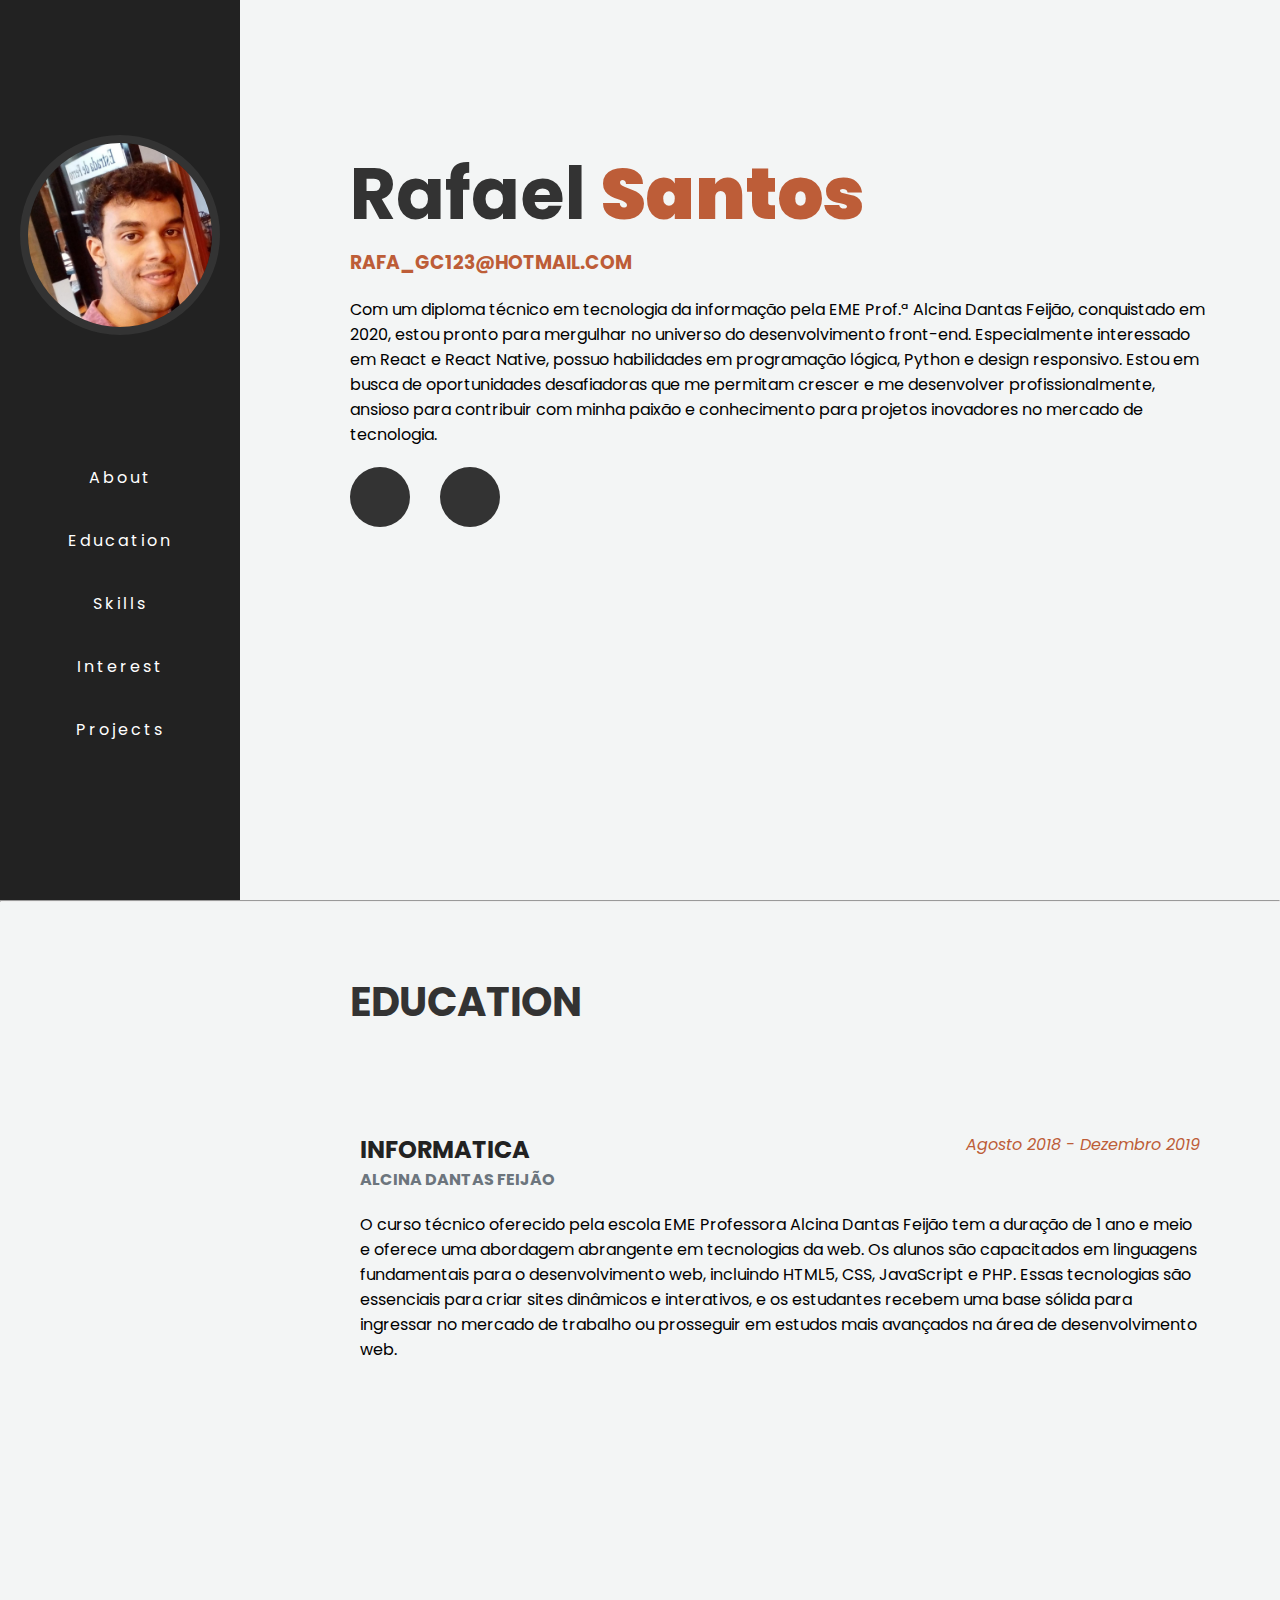
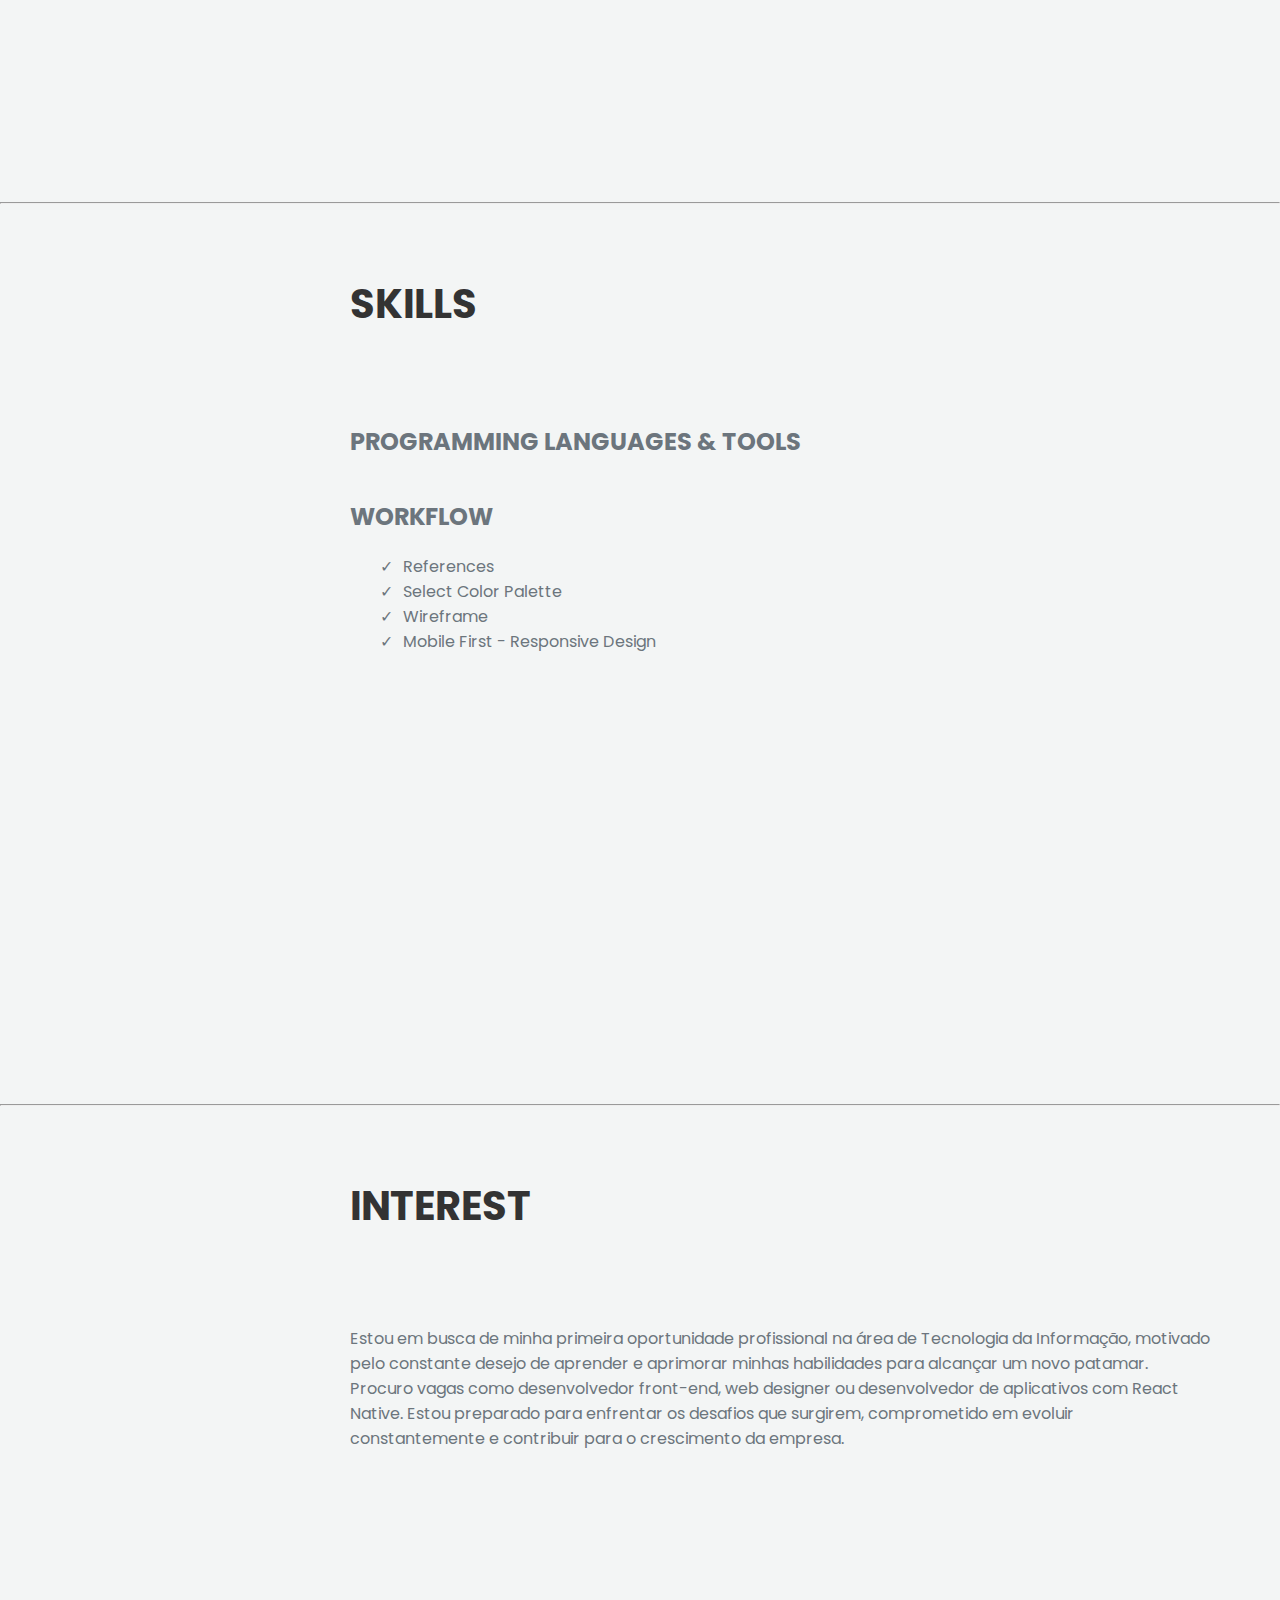
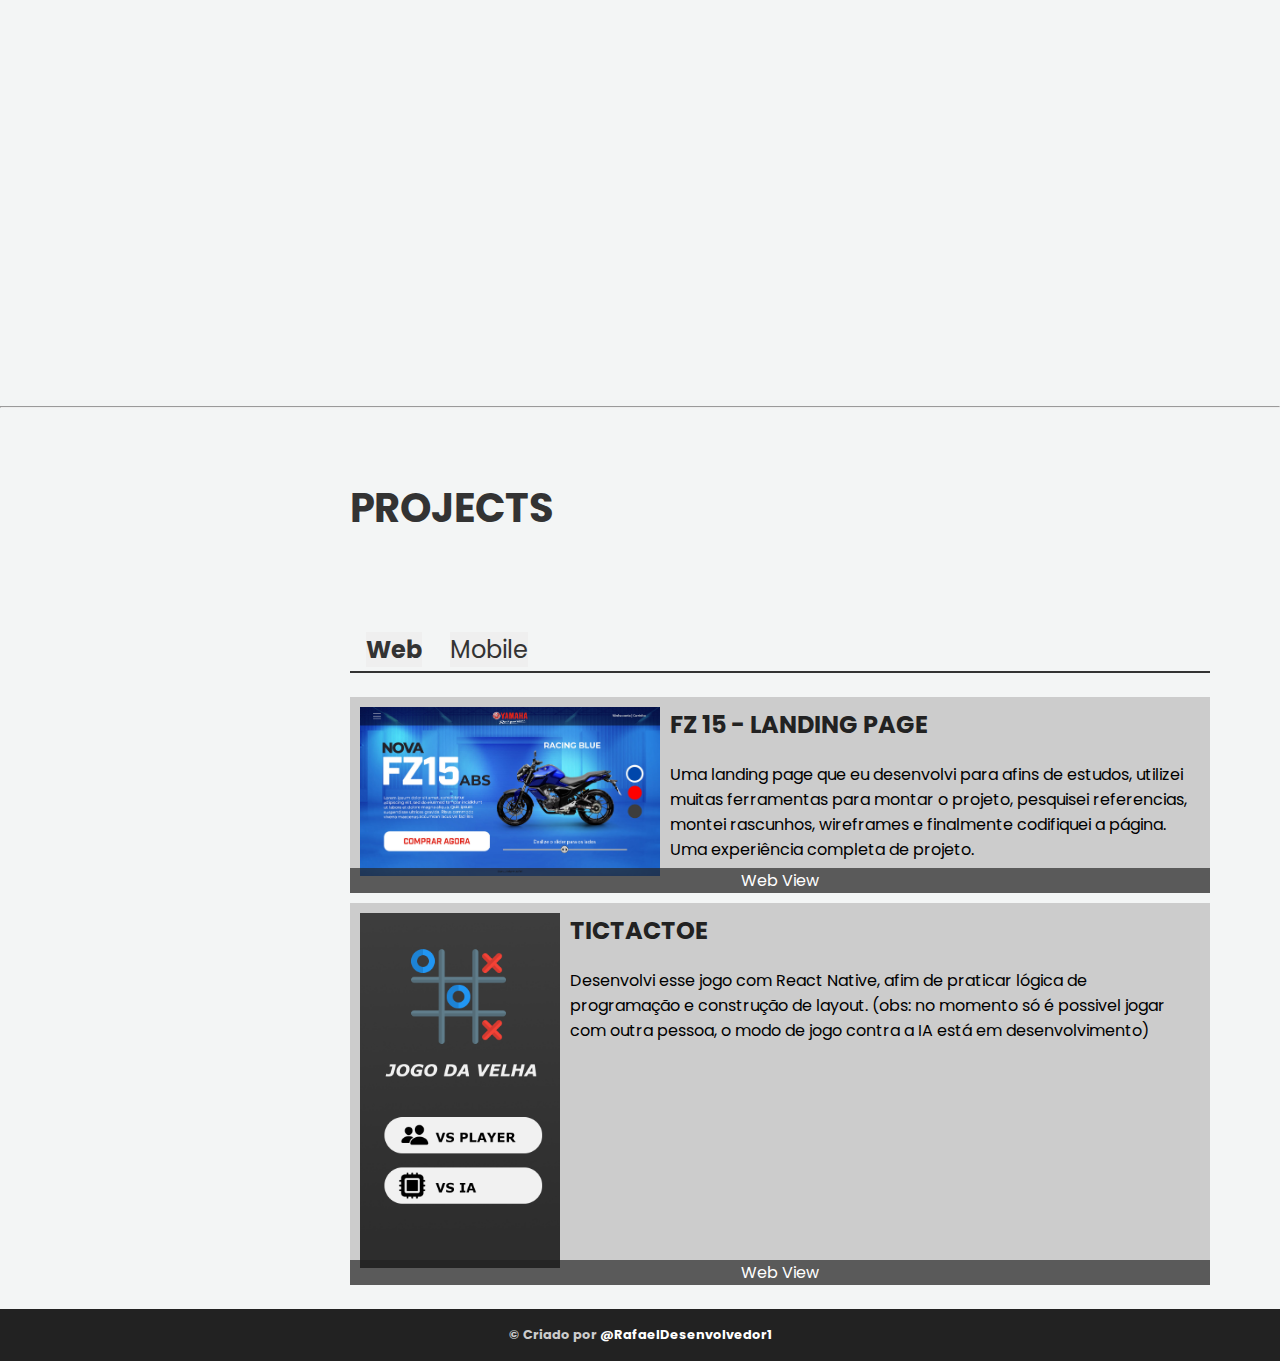
<file: index.html>
<!DOCTYPE html>
<html lang="pt-br">
<head>
    <meta charset="UTF-8">
    <meta name="viewport" content="width=device-width, initial-scale=1.0">
    <link rel="stylesheet" href="./style.css">
    <link rel="stylesheet" href="https://cdnjs.cloudflare.com/ajax/libs/font-awesome/6.5.1/css/all.min.css" integrity="sha512-DTOQO9RWCH3ppGqcWaEA1BIZOC6xxalwEsw9c2QQeAIftl+Vegovlnee1c9QX4TctnWMn13TZye+giMm8e2LwA==" crossorigin="anonymous" referrerpolicy="no-referrer" />
    <script src="https://cdnjs.cloudflare.com/ajax/libs/jquery/3.7.1/jquery.min.js" integrity="sha512-v2CJ7UaYy4JwqLDIrZUI/4hqeoQieOmAZNXBeQyjo21dadnwR+8ZaIJVT8EE2iyI61OV8e6M8PP2/4hpQINQ/g==" crossorigin="anonymous" referrerpolicy="no-referrer"></script>
    <script src="./script.js"></script>
    <title>Meu Portfolio - Rafael Santos Salgado</title>
</head>
<body>
    <div class="container">

      <div class="sidebar">
        <div class="header-menu">

            <div class="perfil">
                <a href="#about" class="header-menu-img">
                    <img src="./img/perfil.jpeg" alt="foto de perfil">
                </a>
        
            </div>

            <div class="responsive">
                <h2 class="nome"><a href="#about" >Rafael Santos</a></h2>

                 <button class="toggle"><i class="fa-solid fa-bars"></i></button>
            </div>
            
        </div>

        <ul class="menu-content">
            <li><a href="#about">about</a></li>
            <li><a href="#education">education</a></li>
            <li><a href="#skills">Skills</a></li>
            <li><a href="#interest">interest</a></li>
            <li><a href="#projects">Projects</a></li>
        </ul>
      </div>

        <div class="content">
                    
             <!-- Section About -->

             <div class="section" id="about">
                <div class="title">
                    <h1>Rafael <b>Santos</b></h1>
                    <h3 class="email"><a href="mailto:rafa_gc123@hotmail.com" target="_blank">rafa_gc123@hotmail.com</a></h3>
                </div>

                <p>Com um diploma técnico em tecnologia da informação pela EME Prof.ª Alcina Dantas Feijão, conquistado em 2020, estou pronto para mergulhar no universo do desenvolvimento front-end. 
                    Especialmente interessado em React e React Native, possuo habilidades em programação lógica, Python e design responsivo. Estou em busca de oportunidades desafiadoras que me permitam crescer e me desenvolver profissionalmente, ansioso para contribuir com minha paixão e conhecimento para projetos inovadores no mercado de tecnologia.</p>

                <ul class="social-media">
                    <li><a href="https://www.linkedin.com/in/rafael-santos-06b5a719a/" target="_blank"><i class="fa-brands fa-linkedin-in"></i></i></a></li>
                    <li><a href="https://github.com/RafaelDesenvolvedor1" target="_blank"><i class="fa-brands fa-github"></i></a></li>
                </ul>
             </div>    
             
             <hr>

             <!--  Section Education -->

             <div class="section" id="education">
                <div class="title">
                    <h2>Education</h2>
                </div>

                <div class="card">
                    <div class="card-header">
                        <div class="card-title">
                            <h3>Informatica</h3>
                            <h4>Alcina Dantas Feijão</h4>
                        </div>
                        <cite>Agosto 2018 - Dezembro 2019</cite>
                    </div>
                    <div class="card-content">
                        <p> O curso técnico oferecido pela escola EME Professora Alcina Dantas Feijão tem a duração de 1 ano e meio e oferece uma abordagem abrangente em tecnologias da web. Os alunos são capacitados em linguagens fundamentais para o desenvolvimento web, incluindo HTML5, CSS, JavaScript e PHP. Essas tecnologias são essenciais para criar sites dinâmicos e interativos, e os estudantes recebem uma base sólida para ingressar no mercado de trabalho ou prosseguir em estudos mais avançados na área de desenvolvimento web. </p>
                    </div>
                </div>


                

             </div>         
             
             <hr>

             <!--  Section skills  -->

             <div class="section" id="skills">
                <div class="title">
                    <h2>Skills</h2>
                </div>

                <div class="programming_languages">
                    <h4>Programming languages & tools</h4>

                    <ul class="listTools">
                        <li><i class="fa-brands fa-html5"></i></li>
                        <li><i class="fa-brands fa-css3-alt"></i></li>
                        <li><i class="fa-brands fa-js"></i></li>
                        <li><i class="fa-brands fa-php"></i></li>
                        <li><i class="fa-brands fa-react"></i></li>
                        <li><i class="fa-brands fa-python"></i></li>
                    </ul>
                </div>

                <div class="workflow">
                    <h4>workflow</h4>

                    <ul class="listWorkflow">
                        <li>References</li>
                        <li>Select color palette</li>
                        <li>Wireframe</li>
                        <li>mobile first - Responsive design</li>
                    </ul>
                </div>
             </div>
             
        <hr>

             <!--  Section interests  -->

        <div class="section" id="interest">
            <div class="title">
                <h2>Interest</h2>
            </div>
            <p>

                Estou em busca de minha primeira oportunidade profissional na área de Tecnologia da Informação, motivado pelo constante desejo de aprender e aprimorar minhas habilidades para alcançar um novo patamar. Procuro vagas como desenvolvedor front-end, web designer ou desenvolvedor de aplicativos com React Native. Estou preparado para enfrentar os desafios que surgirem, comprometido em evoluir constantemente e contribuir para o crescimento da empresa.
            </p>
        </div>

        <hr>

        <!--  Section projects  -->

        <div class="section" id="projects">
            <div class="title">
                <h2>Projects</h2>
            </div>

            <div class="sectionButton">
                <button class="active" id="webBtn">Web</button>
                <button id="mobileBtn">Mobile</button>
            </div>

            <div class="webProjects">
                <div class='card'>
                    <div class='card-header'>
                        <div class='card-img'>
                            <img src='./projetos/fz15-LandingPage/wireframe/layout.jpg' alt='Tela inicial do projeto'>
                        </div>
                       
                    </div>
                    <div class='card-content'>
                        <div class='card-title'>
                            <h3>Fz 15 - landing page</h3>
                        </div>
                        <p>Uma landing page que eu desenvolvi para afins de estudos,
                            utilizei muitas ferramentas para montar o projeto, pesquisei referencias,
                            montei rascunhos, wireframes e finalmente codifiquei a página. Uma experiência completa de projeto.</p>
                        <a href='./projetos/fz15-LandingPage/index.html' target='blank'>Web View</a>
                    </div>
                </div>
            </div>

            <div class="mobileProjects">
                <div class='card'>
                    <div class='card-header'>
                        <div class='card-img'>
                            <img src='./projetos/TicTacToe/img/TelaInicial.jpg' alt='tela inicial do projeto'>
                        </div>
                       
                    </div>
                    <div class='card-content'>
                        <div class='card-title'>
                            <h3>TicTacToe</h3>
                        </div>
                        <p>Desenvolvi esse jogo com React Native, afim de praticar lógica de programação e construção de layout. (obs: no momento só é possivel jogar com outra pessoa, o modo de jogo contra a IA está em desenvolvimento)</p>
                        <a href='https://www.amazon.com.br/dp/B0D3FCV1F6?path=%2Fdp%2FB0D3FCV1F6&useRedirectOnSuccess=1&ref_=mas_buy_sign_in&captcha_verified=1&claim_type=MobileNumber&new_account=1&#lookInside' target='blank'>Web View</a>
                    </div>
                </div>
            </div>
          


        </div>

    </div>
    <footer>
        <h6>&copy; Criado por <a href="https://github.com/RafaelDesenvolvedor1" target="_blank">@RafaelDesenvolvedor1</a></h6>
    </footer>
</body>
</html>
</file>
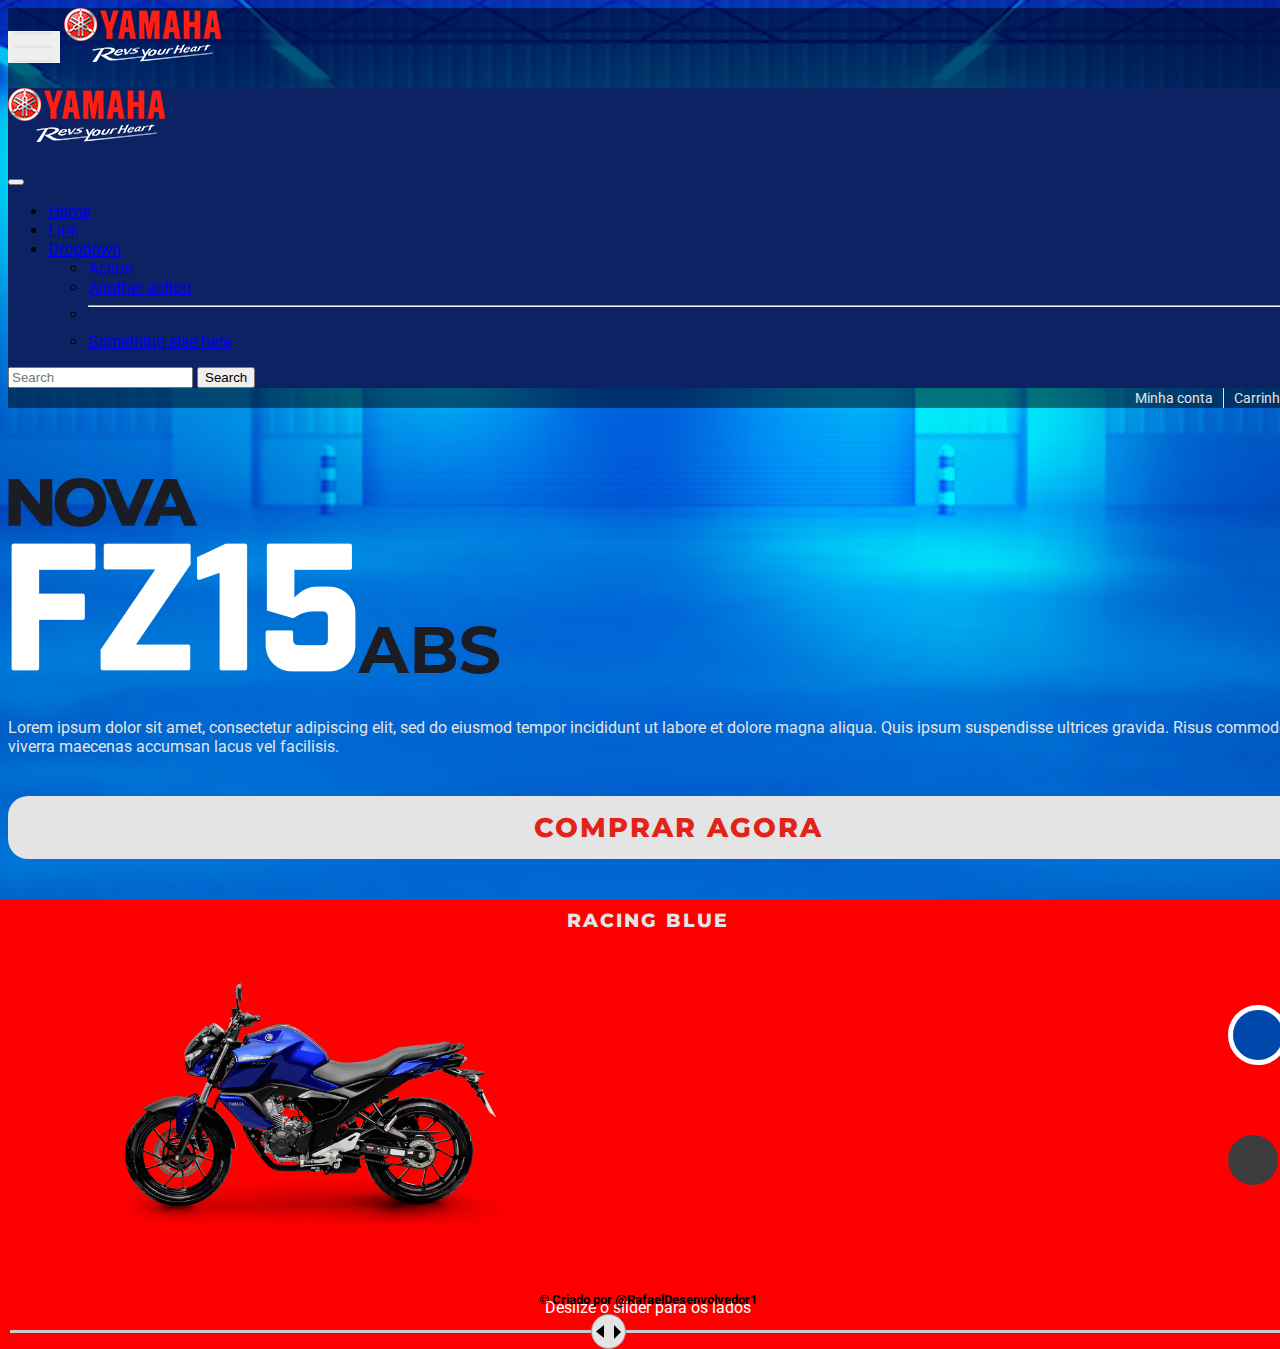
<file: projetos/fz15-LandingPage/index.html>
<!DOCTYPE html>
<html lang="pt-br">
<head>
    <meta charset="UTF-8">
    <meta http-equiv="X-UA-Compatible" content="IE=edge">
    <meta name="viewport" content="width=device-width, initial-scale=1.0">
   
    <!--font-->
    <link rel="preconnect" href="https://fonts.googleapis.com">
    <link rel="preconnect" href="https://fonts.gstatic.com" crossorigin>
    <link href="https://fonts.googleapis.com/css2?family=Montserrat:wght@400;800&family=Roboto:wght@300;400;700&display=swap" rel="stylesheet">
    <!--My style-->
    <link rel="stylesheet" href="./css/style.css">
    <!-- CSS only -->
    <link href="https://cdn.jsdelivr.net/npm/bootstrap@5.2.2/dist/css/bootstrap.min.css" rel="stylesheet" integrity="sha384-Zenh87qX5JnK2Jl0vWa8Ck2rdkQ2Bzep5IDxbcnCeuOxjzrPF/et3URy9Bv1WTRi" crossorigin="anonymous">
    <!-- JavaScript Bundle with Popper -->
    <script src="https://cdn.jsdelivr.net/npm/bootstrap@5.2.2/dist/js/bootstrap.bundle.min.js" integrity="sha384-OERcA2EqjJCMA+/3y+gxIOqMEjwtxJY7qPCqsdltbNJuaOe923+mo//f6V8Qbsw3" crossorigin="anonymous"></script>

   

    <title>Nova FZ15 - Fazer 150</title>
</head>
<body>
    <!--header-->
    <header>
        <div class="container-fluid">
            <div class="container">
                <div class="row">
                    <!--menu-->
                    <div class="col-md-7">
                        <nav class="navbar  navbar-dark ">
                            <div class="container-fluid">
                                <button id="menu-btn" class="navbar-toggler" type="button" data-bs-toggle="offcanvas" data-bs-target="#offcanvasNavbar" aria-controls="offcanvasNavbar">
                                    <!-- <span class="navbar-toggler-icon"></span> -->
                                    <span style="background-image:url('./img/menu-icone.png') ;"></span>
                                  </button>
                                <a class="navbar-brand " href="#"><img class="logo" src="./img/YamahaLogo.png" alt="Yamaha logo"></a>
                                <div class="offcanvas offcanvas-start" tabindex="-1" id="offcanvasNavbar" aria-labelledby="offcanvasNavbarLabel">
                                    <div class="offcanvas-header">
                                      <h5 class="offcanvas-title" id="offcanvasNavbarLabel"><img class="logo" src="./img/YamahaLogo.png" alt=""></h5>
                                      <button type="button" class="btn-close" data-bs-dismiss="offcanvas" aria-label="Close"></button>
                                    </div>
                                    <div class="offcanvas-body">
                                      <ul class="navbar-nav justify-content-end flex-grow-1 pe-3">
                                        <li class="nav-item">
                                          <a class="nav-link active" aria-current="page" href="#">Home</a>
                                        </li>
                                        <li class="nav-item">
                                          <a class="nav-link" href="#">Link</a>
                                        </li>
                                        <li class="nav-item dropdown">
                                          <a class="nav-link dropdown-toggle" href="#" role="button" data-bs-toggle="dropdown" aria-expanded="false">
                                            Dropdown
                                          </a>
                                          <ul class="dropdown-menu">
                                            <li><a class="dropdown-item" href="#">Action</a></li>
                                            <li><a class="dropdown-item" href="#">Another action</a></li>
                                            <li>
                                              <hr class="dropdown-divider">
                                            </li>
                                            <li><a class="dropdown-item" href="#">Something else here</a></li>
                                          </ul>
                                        </li>
                                      </ul>
                                      <form class="d-flex mt-3" role="search">
                                        <input class="form-control me-2" type="search" placeholder="Search" aria-label="Search">
                                        <button class="btn btn-outline-success" type="submit">Search</button>
                                      </form>
                                    </div>
                                  </div>
                                </div>
                            </div>
                        </nav>
        
                        <!--user area-->

                        <div class="col-md-5">
                            <div id="user-area">
                                    <a href="">Minha conta</a>
                                    <span class="divisoria"></span>
                                    <a href="">Carrinho</a>
                            </div>
                        </div>

                    </div>
                </div>
            </div>
        </div>
    </header>

    <!--Main-->
    <main>
      <div class="container-fluid">
        <div class="container">
          <div class="row">
            <!--textos-->
            <div class="col-md-5" id="info-area">
              <div class="container">
                <div id="container-titulo">
                  <img src="./img/titulo.png" alt="Nova FZ15 ABS" class="img-fluid" id="titulo">
                </div>
                <p>Lorem ipsum dolor sit amet, consectetur adipiscing elit, sed do eiusmod tempor incididunt ut labore et dolore magna aliqua. Quis ipsum suspendisse ultrices gravida. Risus commodo viverra maecenas accumsan lacus vel facilisis. </p>
                <a href="#" id="btn-comprar">Comprar Agora</a>
              </div>
            </div>

            <!--Slider img-->
            <div class="col-md-7" id="produto-area">
              <div class="container">
                <div class="row">
                    <h3 id="color-name">Racing Blue</h3>
                  <img src="" alt="Fz-15 modelo" class="img-fluid" id="slider-img">

                  <div id="slider-area">
                    <p>Deslize o slider para os lados</p>
                    <input type="range" min="1" max="16" value="8" name="" id="slider">
                  
                  </div>
                </div>
              </div>
              <!--Colors options-->
              <div id="color-area">
                <div class="container">

                  <ul>
                    <li>
                      <input type="radio" class="inp_color" name="color" value="racing_blue" id="cor1" checked>
                      <label for="cor1" class="colors">
                        <span style="background:#0047ab;"></span>
                      </label>
                    </li>
                    <li>
                      <input type="radio" class="inp_color" name="color" value="magma_red"  id="cor2" >

                      <label for="cor2" class="colors">
                        <span style="background:#ff0000;"></span>
                      </label>
                    </li>
                    <li>
                      <input type="radio" class="inp_color" name="color"value="midnight_black" id="cor3" >

                      <label for="cor3" class="colors">
                        <span style="background:#3d3d3d;"></span>
                      </label>
                    </li>
                  </ul>
                 
                </div>
              </div>
            </div>
          </div>
        </div>
      </div>
    </main>
    <footer>
      <div class="container">
        <h6>&copy; Criado por <a href="https://github.com/RafaelDesenvolvedor1" target="_blank">@RafaelDesenvolvedor1</a></h6>
      </div>
    </footer>
     <!--My js-->
     <script src="./js/script.js"></script>
</body>
</html>
</file>
<file: style.css>
@import url('https://fonts.googleapis.com/css2?family=Poppins:ital,wght@0,100;0,200;0,300;0,400;0,500;0,600;0,700;0,800;0,900;1,100;1,200;1,300;1,400;1,500;1,600;1,700;1,800;1,900&family=Squada+One&display=swap');

*{
    margin: 0;
    padding: 0;
    box-sizing: border-box;
    font-family: 'Poppins', sans-serif;
}

html{
    scroll-behavior: smooth;
}

body{
    min-height: 100vh;
    /* min-width: 100%; */
    background: #f3f5f5;
    /* overflow-x: hidden; */
}

.container{
    display: flex;
    flex-direction: row;
    position: relative;  
}

/*Sidebar*/

.sidebar .header-menu .responsive{
    display: none;
}

.container .sidebar{
    position: fixed;
    height: 100vh;
    display: flex;
    flex-direction: column;
    background: #222;
    align-items: center;
    padding: 20px;
    z-index: 1000;
}

.sidebar .header-menu, .sidebar .menu-content{
    height: 100%;
}

.sidebar .header-menu .perfil{
    width: 200px;
    height: 200px;
    overflow: hidden;
    border-radius: 50%;
    border: 8px solid #333;
}

.sidebar .header-menu .perfil .header-menu-img img{
    width: 100%;
}

.sidebar .header-menu {
    display: flex;
    align-items: center;
}


.sidebar .menu-content{
    position: relative;
    display: flex;
    flex-direction: column;
    gap: 8px;
    overflow: hidden;
    width: 100%;
    transition: .5s;
}

.sidebar .menu-content li{
    list-style: none;
}

.sidebar .menu-content li a{
    text-decoration: none;
    text-transform: capitalize;
    display: block;
    padding: 15px;
    color: #fff;
    letter-spacing: 3px;
    transition: .5s;
    text-align: center;
    /* font-size: 1.3em; */
}





.sidebar .menu-content li a:hover{
    background-color: #cccccc38;
}


/* content section */

.container .content{
    position: relative;
    width: 100%;
}

.container .content .section{
    padding: 50px;
    margin-left:300px;
    margin-right: 20px;
    min-height: 100vh;
}


   /* Section About */

   .container .content .section .title h1{
    font-size: 4.5em;
    color: #333;
    /* margin-bottom: 90px; */
    margin-top: 90px;
}

.container .content .section .title h1 b{
    color: #bd5d38;
}

.container .content .section .title .email a{
    color: #bd5d38;
    text-transform: uppercase;
    text-decoration: none;
}

.container .content .section p, .container .content .section .social-media{
    margin: 20px 0;
}


.container .content .section .social-media{
    list-style: none;
    display: flex;
    gap: 30px;
   
}

.container .content .section .social-media li{
    width: 50px;
    height: 50px;
    background: #333;   
    display: flex;
    justify-content: center;
    align-items: center; 
    font-size: 2em;
    border-radius: 50%;
    padding: 30px;
    transition: .5s;
}

.container .content .section .social-media li a{
    color: #fff;
}

.container .content .section .social-media li:hover{
    background-color: #bd5d38;
}

.container .content .title h2{
    text-transform: uppercase;
    color: #333;
    font-size: 2.5em;
    margin-bottom: 90px;
    margin-top: 20px;
}

.container .content .card{
    width: 100%;
    /* background: red; */
    padding: 10px;
    margin: 10px 0;

}

.container .content .card .card-header{
    display: flex;
    justify-content: space-between;
}

.container .content .card .card-title{
    text-transform: uppercase;
}

.container .content .card .card-title h3{
    color: #222;
    font-size: 1.5em;
}

.container .content .card .card-title h4{
    color: #6C757D;
    
}

.container .content .card .card-header cite{
    color: #bd5d38;
}

.container .content #skills h4{
    text-transform: uppercase;
    color: #6C757D;
    font-size: 1.5em;
}

.container .content #skills .listTools{
    list-style: none;
    display: flex;
    gap: 10px;
    color: #6C757D;
    margin-top: 20px;
}

.container .content #skills .listTools li{
    font-size: 3em;
}

.container .content #skills .workflow{
    margin-top: 20px;
}

.container .content #skills .workflow .listWorkflow{
    margin-top: 20px;
    margin-left: 30px;
    text-transform: capitalize;
}

.container .content #skills .workflow .listWorkflow li{
    color: #6C757D;
    list-style: none;
}

.container .content #skills .workflow .listWorkflow li::before{
    content: '✓';
    margin-right: 10px;
}
/*  Section interest  */

.container .content #interest p{
    color: #6C757D;
}

/*  section projects  */

#projects{
    margin-bottom:1rem;
}

#projects .card{
    display: flex;
    position: relative;
    gap: 10px;
    justify-content: flex-start;
    align-items: flex-start;
    background: #ccc;
    overflow: hidden;
}

#projects .card .card-header{
    /* flex-direction: column; */
    justify-content: flex-start;
    align-items: flex-end;
}



#projects .card .card-header .card-title h3{
    margin-left: 20px;
}

#projects .card .card-header .card-img{
    width: 300px;
    height: auto;
    /* border: 1px solid; */
}

#projects .card .card-header .card-img img{
    width: 100%;
}

#projects .card a {
    background-color: #222222ab;
    position: absolute;
    bottom: 0;
    left: 0;
    width: 100%;
    text-align: center;
    text-decoration: none;
    color: #fff;
    /* transform: translateY(100px); */

    transition: .5s;
}

#projects .card:hover .card-content a{
    transform: translateY(0px);
    bottom: 0;
    padding: 10px;

}

#projects .mobileProjects .card .card-img{
    width:200px;
}

#projects .sectionButton{
    width:100%;
    border-bottom:2px solid #333;
    margin-bottom:24px;
    padding:4px;
}

#projects .sectionButton button{
    border:none;
    /* font-weight:bold; */
    font-size:1.5rem;
    margin:0 12px;
    cursor:pointer;
    color:#333;
}

#projects .sectionButton button.active{
    font-weight:bold;
}


footer{
    position:absolute;
    bottom:0;
    right:0;
    left:0;
    background:#222;
    color:#ccc;
    padding:1rem;
    display:flex;
    justify-content:center;
    font-size:1.2rem;
}

footer a{
    text-decoration:none;
    color:#fff;
}

footer a:hover{
    color:#ccc;
}
/*Responsive */

@media only screen and (max-width:900px){

    .container{
        display: flex;
        flex-direction: column;
        position: relative;   
    }
    
    /*Sidebar*/
    
    .sidebar .header-menu .perfil{
        display: none;
    }

    .sidebar .header-menu .responsive{
        display: block;
    }
    
    
    .container .sidebar{
        position: fixed;
        min-width: 100%;
        display: flex;
        flex-direction: column;
        height: auto;
        background: #222;
        padding: 0 20px;
        z-index: 1000;
    }
    
    .sidebar .header-menu, .sidebar .menu-content{
        width: 100%;
    }
    
    .sidebar .header-menu .responsive{
        width: 100%;
        display: flex;
        justify-content: space-between;
        align-items: center;
    }
    
    .sidebar .header-menu .responsive a{
        text-decoration: none;
        color: #fff;
        letter-spacing: 5px;
        /* font-size: 1.5em; */
        text-transform: capitalize;
    }
    
    .sidebar .header-menu .responsive .toggle{
        padding: 15px;
        border: none;
        background: none;
        font-size: 3em;
        color: #fff;
    }
    
    .sidebar .menu-content{
        position: relative;
        display: flex;
        flex-direction: column;
        gap: 8px;
        overflow: hidden;
        width: 100%;
        top: 30px;
        height: 0;
        transition: .5s;
    }
    
    .sidebar .menu-content li{
        list-style: none;
    }
    
    .sidebar .menu-content li a{
        text-decoration: none;
        text-transform: capitalize;
        display: block;
        padding: 15px;
        color: #fff;
        letter-spacing: 3px;
        transition: .5s;
        font-size: 1.3em;
        text-align: left;
    }
    
    .sidebar .menu-content.active{
        height: 400px;
    }


    /* container content */

    .container .content{
        position: relative;
        width: 100%;
    }
    
    .container .content .section{
      margin: 20px 0;
      padding:150px 25px;
      max-width: 100%;
      min-height: auto;
    }
    



    /* Section About */

.container .content .section .title h1{
    font-size: 3.5em;
    color: #333;
    /* margin-bottom: 90px; */
    margin-top: 20px;
}

.container .content .section .title h1 b{
    color: #bd5d38;
}

.container .content .section .title .email a{
    color: #bd5d38;
    text-transform: uppercase;
    text-decoration: none;
}

.container .content .section p, .container .content .section .social-media{
    margin: 20px 0;
}


.container .content .section .social-media{
    list-style: none;
    display: flex;
    gap: 30px;
   
}

.container .content .section .social-media li{
    width: 50px;
    height: 50px;
    background: #333;   
    display: flex;
    justify-content: center;
    align-items: center; 
    font-size: 2em;
    border-radius: 50%;
    padding: 30px;
    transition: .5s;
}

.container .content .section .social-media li a{
    color: #fff;
}

.container .content .section .social-media li:hover{
    background-color: #bd5d38;
}

.container .content .title h2{
    text-transform: uppercase;
    color: #333;
    font-size: 2.5em;
    margin-bottom: 90px;
    margin-top: 0;
}

.container .content .card{
    width: 100%;
    /* background: red; */
    padding: 10px;
    margin: 10px 0;

}

.container .content .card .card-header{
    display: flex;
    justify-content: space-between;
}

.container .content .card .card-title{
    text-transform: uppercase;
}

.container .content .card .card-title h3{
    color: #222;
    font-size: 1.5em;
}

.container .content .card .card-title h4{
    color: #6C757D;
    
}

.container .content .card .card-header cite{
    color: #bd5d38;
}

.container .content #skills h4{
    text-transform: uppercase;
    color: #6C757D;
    font-size: 1.5em;
}

.container .content #skills .listTools{
    list-style: none;
    display: flex;
    gap: 10px;
    color: #6C757D;
    margin-top: 20px;
}

.container .content #skills .listTools li{
    font-size: 3em;
}

.container .content #skills .workflow{
    margin-top: 20px;
}

.container .content #skills .workflow .listWorkflow{
    margin-top: 20px;
    margin-left: 30px;
    text-transform: capitalize;
}

.container .content #skills .workflow .listWorkflow li{
    color: #6C757D;
    list-style: none;
}

.container .content #skills .workflow .listWorkflow li::before{
    content: '✓';
    margin-right: 10px;
}
/*  Section interest  */

.container .content #interest p{
    color: #6C757D;
}

/*  section projects  */

#projects .card{
    display: flex;
    gap: 10px;
    justify-content: flex-start;
    align-items: flex-start;
    background: #ccc;
}

#projects .card .card-header{
    /* flex-direction: column; */
    justify-content: flex-start;
    align-items: flex-end;
}



#projects .card .card-header .card-title h3{
    margin-left: 20px;
}

#projects .card .card-header .card-img{
    width: 300px;
    height: auto;
    /* border: 1px solid; */
}

#projects .card .card-header .card-img img{
    width: 100%;
}

#projects .card a {
    background-color: #222;
    position: relative;
    left: 0;
    bottom: 0;
    width: 100%;
    display: block;
    transform: translateY(0);
    padding: 10px;

}


}

/* Responsive mobile*/

@media only screen and (max-width:700px){
    .container .content .card .card-header{
        flex-direction: column;
    }

    #projects .card{
        flex-direction: column;
    }

    
    #projects .card .card-header .card-img{
        width: 100%;
        height: auto;
        /* border: 1px sol
        id; */
    }

   
    
    
}
</file>
<file: projetos/fz15-LandingPage/css/style.css>
:root{
    --cor1:rgba(0,0,0,0.5);

    --cor2:#0c2263;

    --font1:#fff;

}
html{ height: 100%;}
body{
    width: 100%;
    min-height: 100% !important;
    background-image: url('../img/racing_blue/bg.png');
    /* background-color: #0047ab !important; */
    background-size: cover;
    background-repeat: no-repeat;

    background-position: center center;

    font-family: 'Roboto', sans-serif !important;
    position: relative;
}



/*header*/

header{
    /* position: absolute;
    top: 0;
    left: 0;
    right: 0; */
    background-color: var(--cor1);
}

header .row{
    width: 100% !important;
}

/*Menu*/

.navbar #menu-btn{
   border: none;
}

#menu-btn span{
    display: block;
    width: 40px;
    height: 30px;
    background-size: cover;
    background-repeat: no-repeat;
}

.offcanvas{
    background-color: var(--cor2) !important;
}

/*user area*/
#user-area{
    display: flex;
    justify-content: end;
    align-items: center;
    width: 100%;
    height: 100%;
    gap:10px;
}
#user-area a{
    color: #e4e4e4;
    text-decoration: none;
    font-size: .9rem;
}
#user-area a:hover{
    text-decoration: underline;
}
#user-area span{
    display: block;
    background-color: #e4e4e4;
    width:1px;
    height: 20px;
}
/*Main*/


/*info area*/

#info-area{
    margin-top: 50px;
}

#info-area #titulo{
    margin: 20px 0;
}

#info-area p{
    color: #e4e4e4;
    margin-top: 20px;
    margin-bottom: 40px
}


#btn-comprar{
    font-family: 'Montserrat', sans-serif !important;
    font-weight: 800;
    color: #e1231a;
    font-size: 1.7rem;
    text-transform: uppercase;
    letter-spacing: 2px;
    text-decoration: none;
    text-align: center;

    border: none;
    background-color: #e4e4e4;
    width: 100%;
    padding: 15px 30px;
    border-radius: 20px;

    display: block;
}

/*Produto-area*/

#produto-area{
    margin-top: 10px;
    position: relative;
}


#color-name{
    color: #e4e4e4;
    font-family: 'Montserrat', sans-serif !important;
    font-weight: 800;
    text-transform: uppercase;
    letter-spacing: 2px;
    text-align: center;
    margin-top: 30px;

    transform: translateY(20px);
}
/* slider area */
#slider-area{
    width: 100%;
}
#slider-img{
    transform: scale(1.1);
    /* margin-top:-30px; */
}


input[type='range'] {
    cursor: pointer;
    width: 100%;
  }
  
  input[type='range'],
  input[type='range']::-webkit-slider-runnable-track,
  input[type='range']::-webkit-slider-thumb {
    -webkit-appearance: none;
  }
  
  /** 
   * Use o pseudo-seletor "::-webkit-slider-runnable-track" para customizar o "trilho" do campo.
   */
  input[type='range']::-webkit-slider-runnable-track {
    width: 100%;
    height: 3px;
    background:#ccc;

  }
  
  /** 
   * Use o pseudo-seletor "::-webkit-slider-thumb" para customizar o "seletor" do campo.
   */
  input[type='range']::-webkit-slider-thumb {

    width: 35px;
    height: 35px;
    background-color: #e4e4e4;
    background-image: url(../img/seta.png);
    background-repeat: no-repeat;
    background-position: center;
    border: 1px solid;
    border-radius: 60px;
    margin-top: -16px;

  }

  #slider-area p{
    color: var(--font1);
    font-size: 1rem;
    text-align: center;
    
  }
/*Colors options*/
#color-area{
    position: absolute;
    top:100px;
    right: 0;
}
#color-area ul li{
    list-style: none;
    margin-top:10px;
}
  .colors span{
    display: block;
    width: 50px;
    height: 50px;
    border-radius: 50%;
    cursor: pointer;
    transition: .5s;
  }
  .inp_color{display: none;}
  .inp_color:checked ~ .colors span{
    border: 5px solid #fff;
  }

  /*footer*/
 
  footer{
    width: 100%;
    position:absolute;
    bottom: 0;
    text-align: center;
  }

  footer h6{
    font-size: .8rem;

  }

  footer a{
    color: #000;
    font-weight: bold;
    text-decoration: none;
    transition: .5s;
  }

  footer a:hover{
    color: var(--font1);
  }

/*tablet*/

@media(max-width:900px){

    #info-area{
        width: 100% !important;
    }

    #container-titulo{
        width: 100%;
        display: flex;
        justify-content: center;
        align-items: center;
    }

  

    #produto-area{
        width: 100% !important;
        margin:0 !important; 
    }

   
    

    
}

@media(max-width:800px){
    #info-area{
       margin: 0 !important;
    }
    #produto-area{
        margin:0 !important; 
    }

    #titulo{
        width: 60%;
    }
    #slider-area{
        margin-top: -30px;
    }
}

/*celular*/

@media(max-width:380px){

 body{background-color: red;}

    #info-area{
        margin: 0 !important;
        padding: 0 !important;
     }
     #info-area p{
        margin-top: 0;
        margin-bottom: 10px;
        font-size: .9rem;
     }
     #btn-comprar{
        font-size: 1.5rem;
        letter-spacing: 0px;
        padding: 10px;
    
    }

    #color-name{
        margin-top: 0;
        font-size: 1.2rem;
        
    }

    #color-area{
        top:0;
    }

    #slider-img{
        transform: scale(1);
    }

    #slider-area p{
        transform: translateY(15px);
    }

    #color-area span{
        width: 50px;
        height: 50px;
    }

   
}

@media(max-width:540px){

    body{background-color: red;}
   
       #info-area{
           margin: 0 !important;
           padding: 0 !important;
        }
        #info-area p{
           margin-top: 0;
           margin-bottom: 10px;
           font-size: .85rem;
        }
        #btn-comprar{
           font-size: 1.5rem;
           letter-spacing: 0px;
           padding: 10px;
       
       }
   
       #color-name{
           margin-top: 0;
           font-size: 1.2rem;
           
       }
/*    
       #color-area{
           top:0;
       } */
   
       #slider-img{
           transform: scale(1);
           
       }
   
       #slider-area p{
           transform: translateY(15px);
       }

     
   
       #color-area span{
           width: 50px;
           height: 50px;
       }

       #titulo{
        width: 40%;
    }
   
      
   }

@media(min-width:580px){

    body{background-color: red;}
   
  
        /* #info-area p{
           margin-top: 0;
           margin-bottom: 10px;
           font-size: .9rem;
        } */
        /* #btn-comprar{
           font-size: 1.5rem;
           letter-spacing: 0px;
           padding: 10px;
       
       } */
   
       /* #color-name{
           margin-top: 0;
           font-size: 1.2rem;
           
       } */
/*    
       #color-area{
           top:0;
       } */
   
       #slider-img{
           transform: scale(1);
       }
   
       #slider-area p{
           transform: translateY(15px);
       }
   
       #color-area span{
           width: 50px;
           height: 50px;
       }
   
      
   }

   @media(max-width:300px){
    main, footer, .navbar-toggler, #user-area{ 
       display: none;
   }

   
 }
</file>
